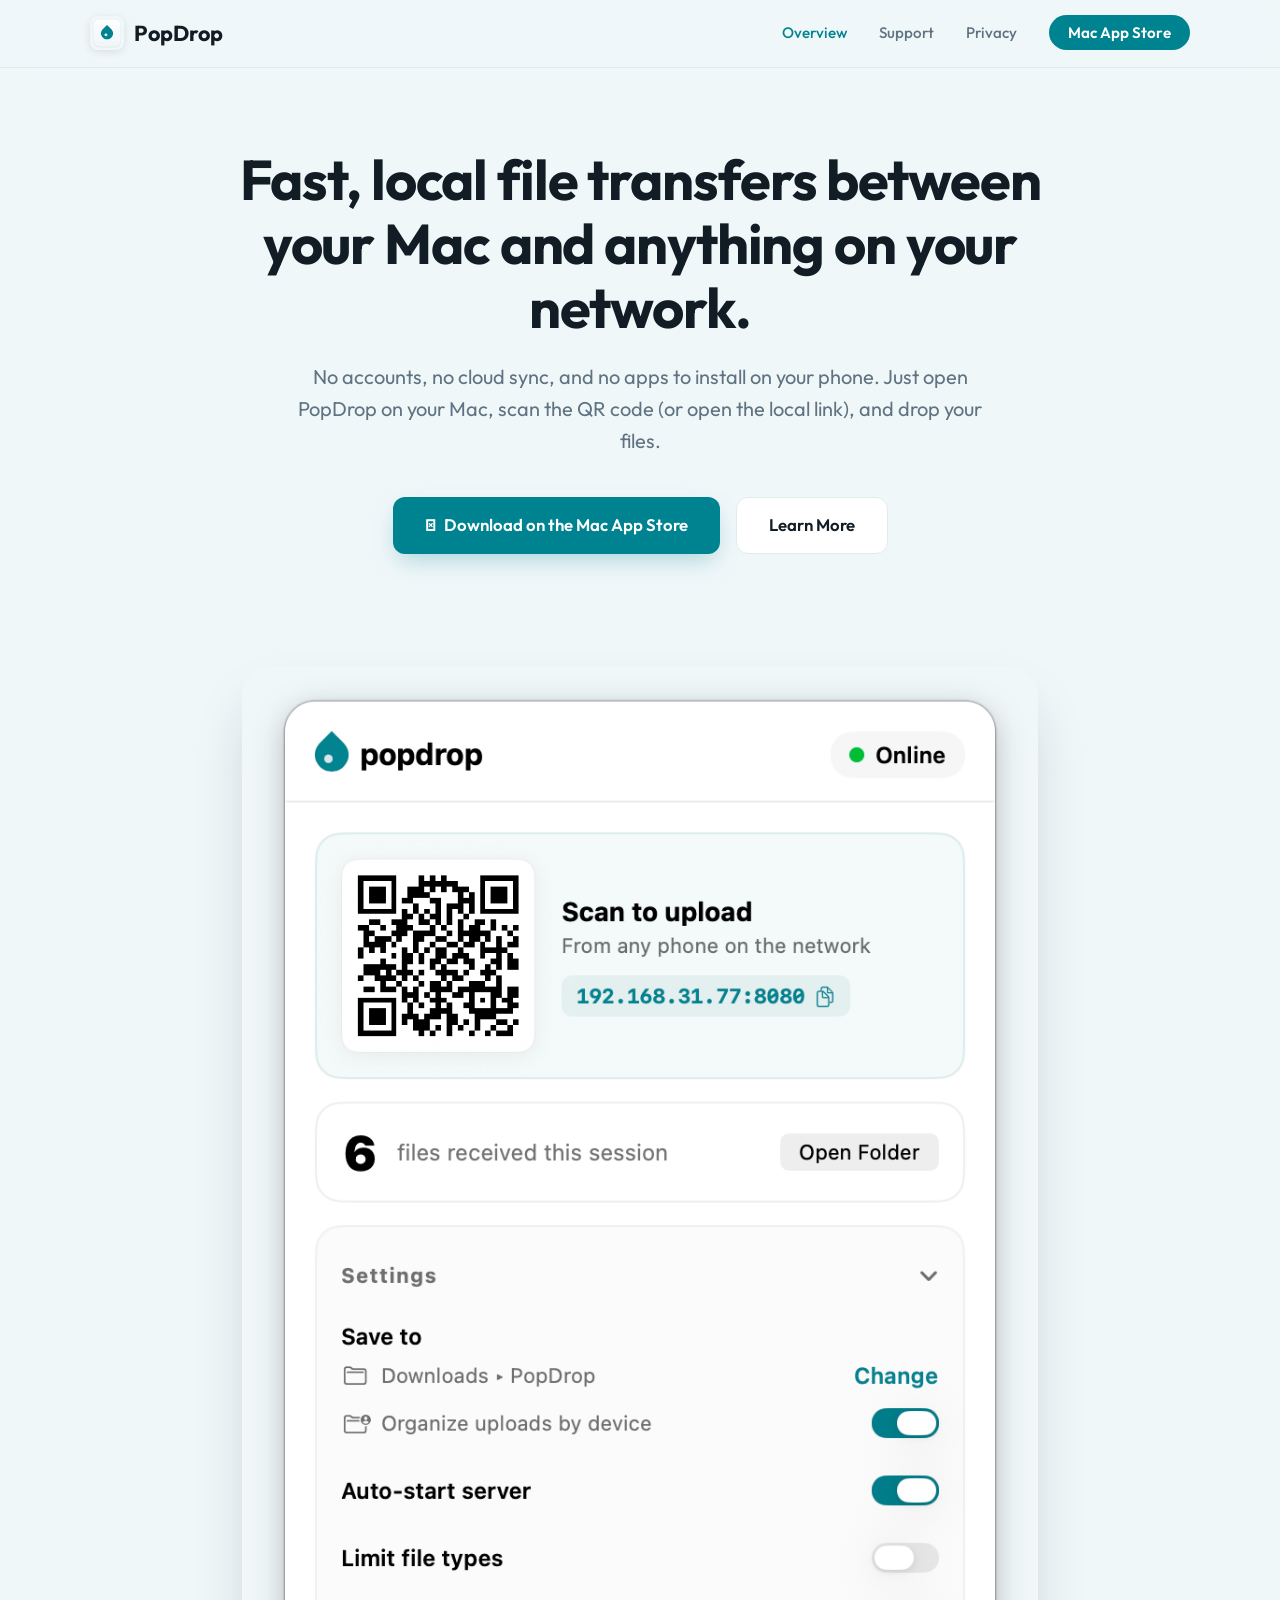
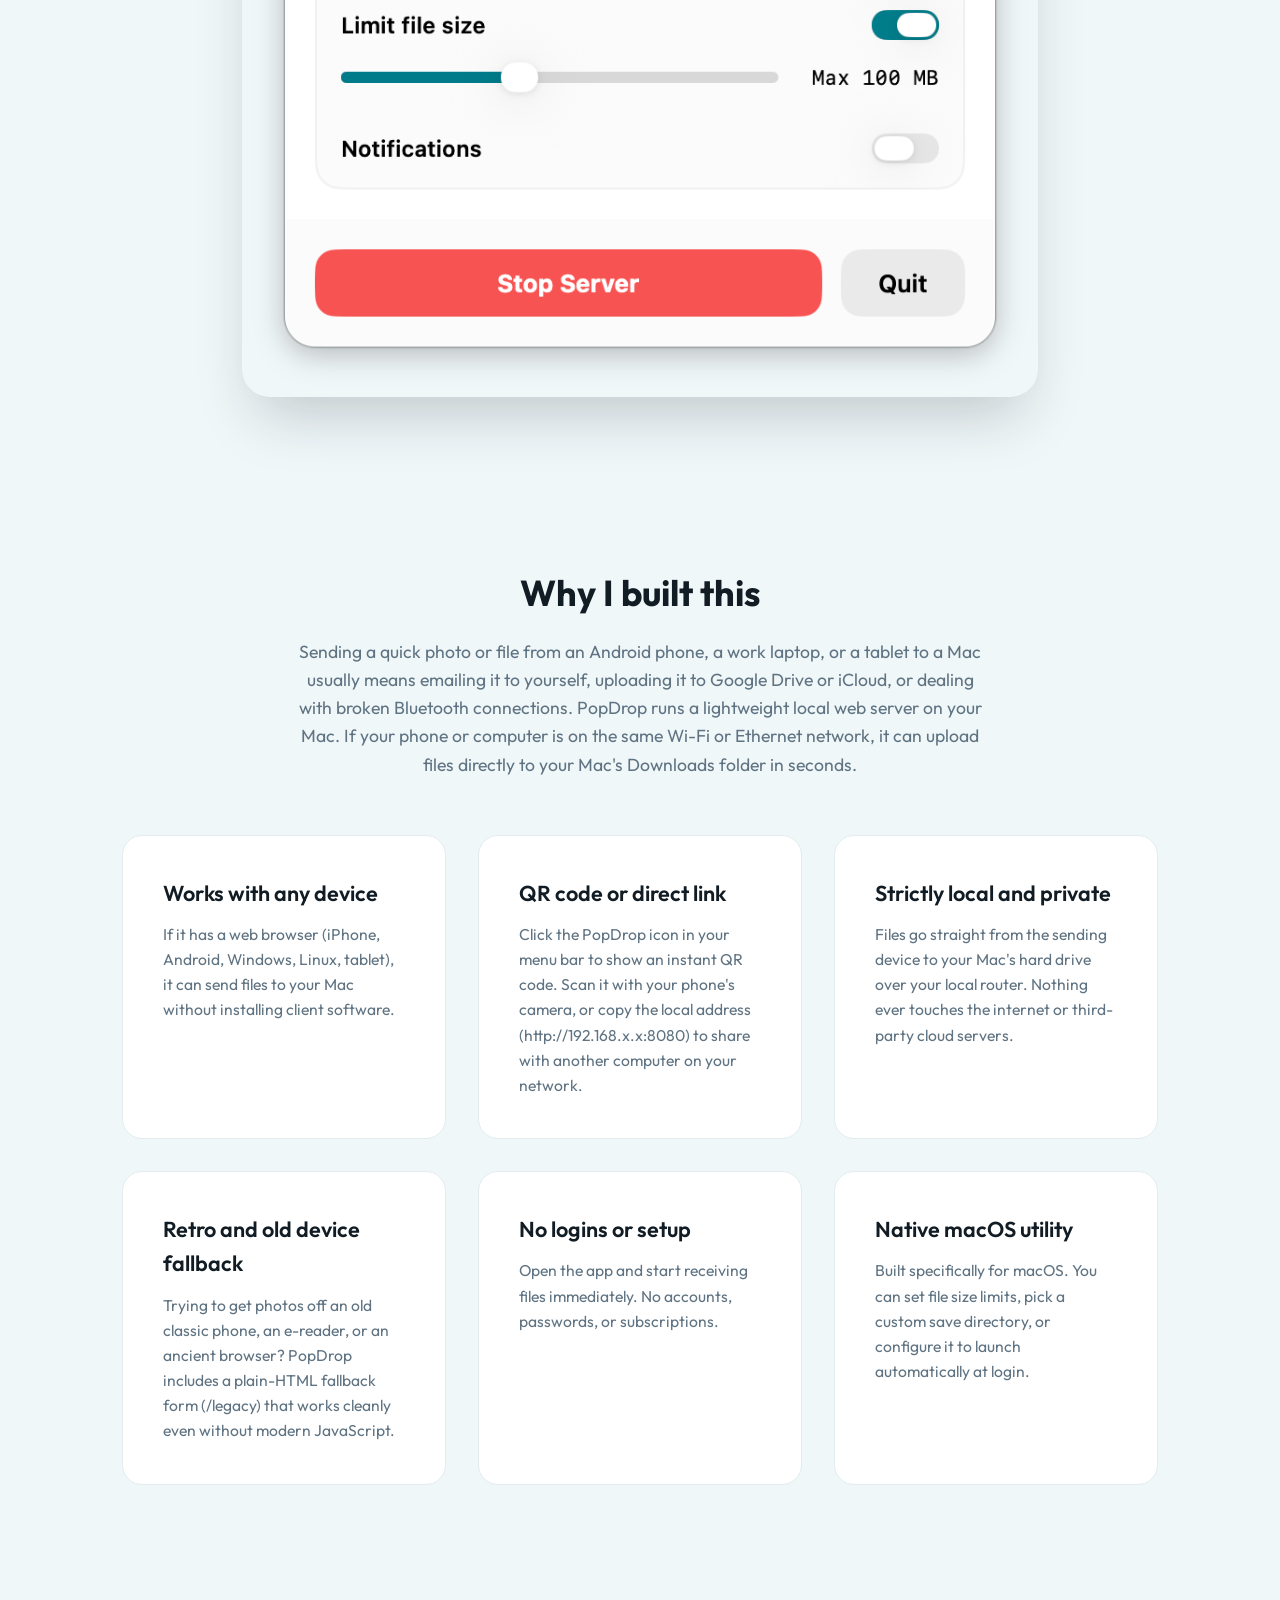
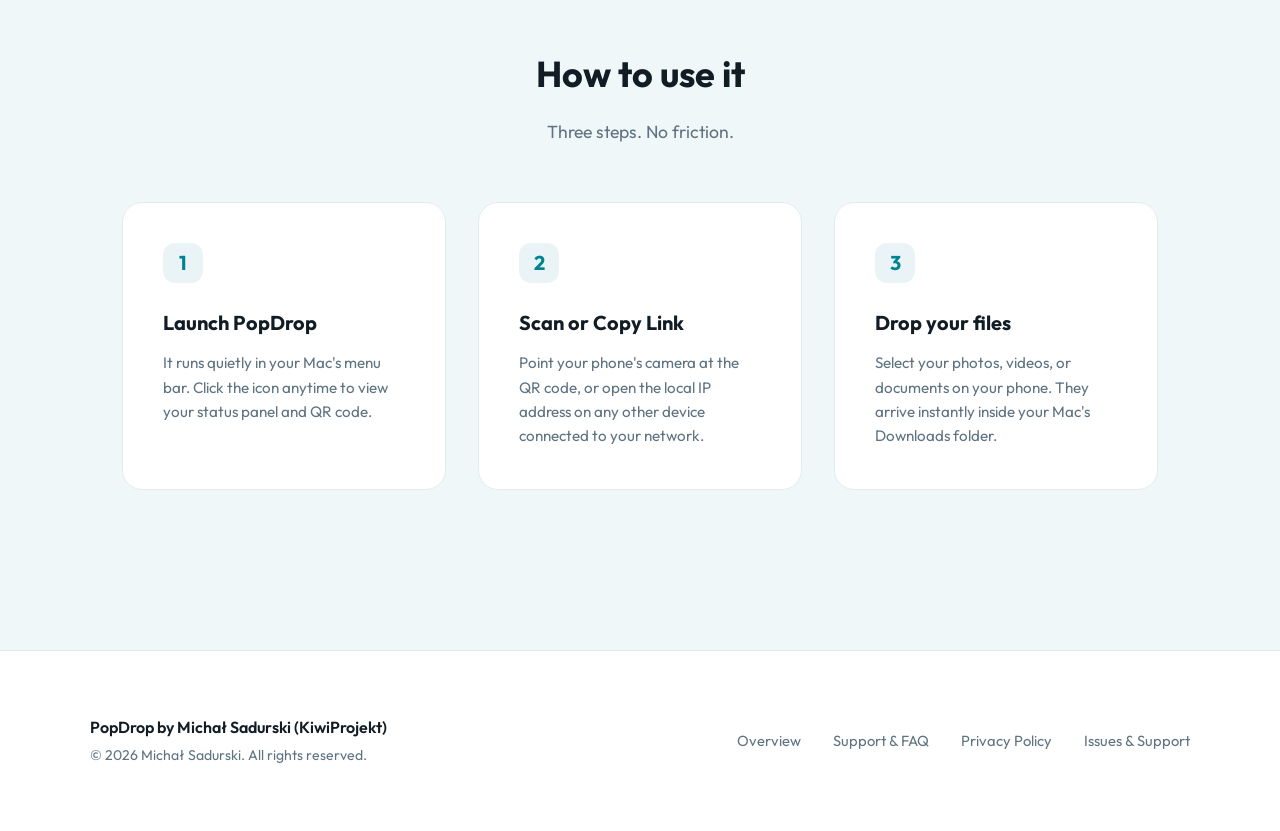
<file: popdrop/index.html>
<!DOCTYPE html>
<html lang="en">
<head>
  <meta charset="UTF-8">
  <meta name="viewport" content="width=device-width, initial-scale=1.0">
  <title>PopDrop — Fast, local file transfers for Mac</title>
  <meta name="description" content="No accounts, no cloud sync, and no apps to install on your phone. Just open PopDrop on your Mac, scan the QR code, and drop your files directly over Wi-Fi.">
  <link rel="stylesheet" href="style.css">
</head>
<body>

  <nav class="navbar">
    <div class="nav-container">
      <a href="index.html" class="nav-logo">
        <img src="logo.png" alt="PopDrop Logo" class="nav-logo-img">
        PopDrop
      </a>
      <ul class="nav-links">
        <li><a href="index.html" class="active">Overview</a></li>
        <li><a href="support.html">Support</a></li>
        <li><a href="privacy.html">Privacy</a></li>
        <li><a href="https://apps.apple.com/app/popdrop" class="nav-cta">Mac App Store</a></li>
      </ul>
    </div>
  </nav>

  <section class="hero">
    <h1>Fast, local file transfers between your Mac and anything on your network.</h1>
    <p>No accounts, no cloud sync, and no apps to install on your phone. Just open PopDrop on your Mac, scan the QR code (or open the local link), and drop your files.</p>
    <div class="hero-actions">
      <a href="https://apps.apple.com/app/popdrop" class="btn-primary">
        <span></span> Download on the Mac App Store
      </a>
      <a href="#why" class="btn-secondary">Learn More</a>
    </div>
  </section>

  <div class="hero-preview">
    <img src="screenshot.png" alt="PopDrop interface showing the QR code and recent transfers">
  </div>

  <section id="why" class="section">
    <div class="section-header">
      <h2>Why I built this</h2>
      <p>Sending a quick photo or file from an Android phone, a work laptop, or a tablet to a Mac usually means emailing it to yourself, uploading it to Google Drive or iCloud, or dealing with broken Bluetooth connections. PopDrop runs a lightweight local web server on your Mac. If your phone or computer is on the same Wi-Fi or Ethernet network, it can upload files directly to your Mac's Downloads folder in seconds.</p>
    </div>

    <div class="features-grid">
      <div class="feature-card">
        <h3>Works with any device</h3>
        <p>If it has a web browser (iPhone, Android, Windows, Linux, tablet), it can send files to your Mac without installing client software.</p>
      </div>

      <div class="feature-card">
        <h3>QR code or direct link</h3>
        <p>Click the PopDrop icon in your menu bar to show an instant QR code. Scan it with your phone's camera, or copy the local address (http://192.168.x.x:8080) to share with another computer on your network.</p>
      </div>

      <div class="feature-card">
        <h3>Strictly local and private</h3>
        <p>Files go straight from the sending device to your Mac's hard drive over your local router. Nothing ever touches the internet or third-party cloud servers.</p>
      </div>

      <div class="feature-card">
        <h3>Retro and old device fallback</h3>
        <p>Trying to get photos off an old classic phone, an e-reader, or an ancient browser? PopDrop includes a plain-HTML fallback form (/legacy) that works cleanly even without modern JavaScript.</p>
      </div>

      <div class="feature-card">
        <h3>No logins or setup</h3>
        <p>Open the app and start receiving files immediately. No accounts, passwords, or subscriptions.</p>
      </div>

      <div class="feature-card">
        <h3>Native macOS utility</h3>
        <p>Built specifically for macOS. You can set file size limits, pick a custom save directory, or configure it to launch automatically at login.</p>
      </div>
    </div>
  </section>

  <section class="section">
    <div class="section-header">
      <h2>How to use it</h2>
      <p>Three steps. No friction.</p>
    </div>

    <div class="steps-grid">
      <div class="step-card">
        <div class="step-number">1</div>
        <h3>Launch PopDrop</h3>
        <p>It runs quietly in your Mac's menu bar. Click the icon anytime to view your status panel and QR code.</p>
      </div>

      <div class="step-card">
        <div class="step-number">2</div>
        <h3>Scan or Copy Link</h3>
        <p>Point your phone's camera at the QR code, or open the local IP address on any other device connected to your network.</p>
      </div>

      <div class="step-card">
        <div class="step-number">3</div>
        <h3>Drop your files</h3>
        <p>Select your photos, videos, or documents on your phone. They arrive instantly inside your Mac's Downloads folder.</p>
      </div>
    </div>
  </section>

  <footer>
    <div class="footer-container">
      <div class="footer-brand">
        PopDrop by Michał Sadurski (KiwiProjekt)
        <span>© 2026 Michał Sadurski. All rights reserved.</span>
      </div>
      <div class="footer-links">
        <a href="index.html">Overview</a>
        <a href="support.html">Support & FAQ</a>
        <a href="privacy.html">Privacy Policy</a>
        <a href="https://github.com/kiwiprojekt/kiwiprojekt.github.io/issues" target="_blank" rel="noopener">Issues & Support</a>
      </div>
    </div>
  </footer>

</body>
</html>
</file>
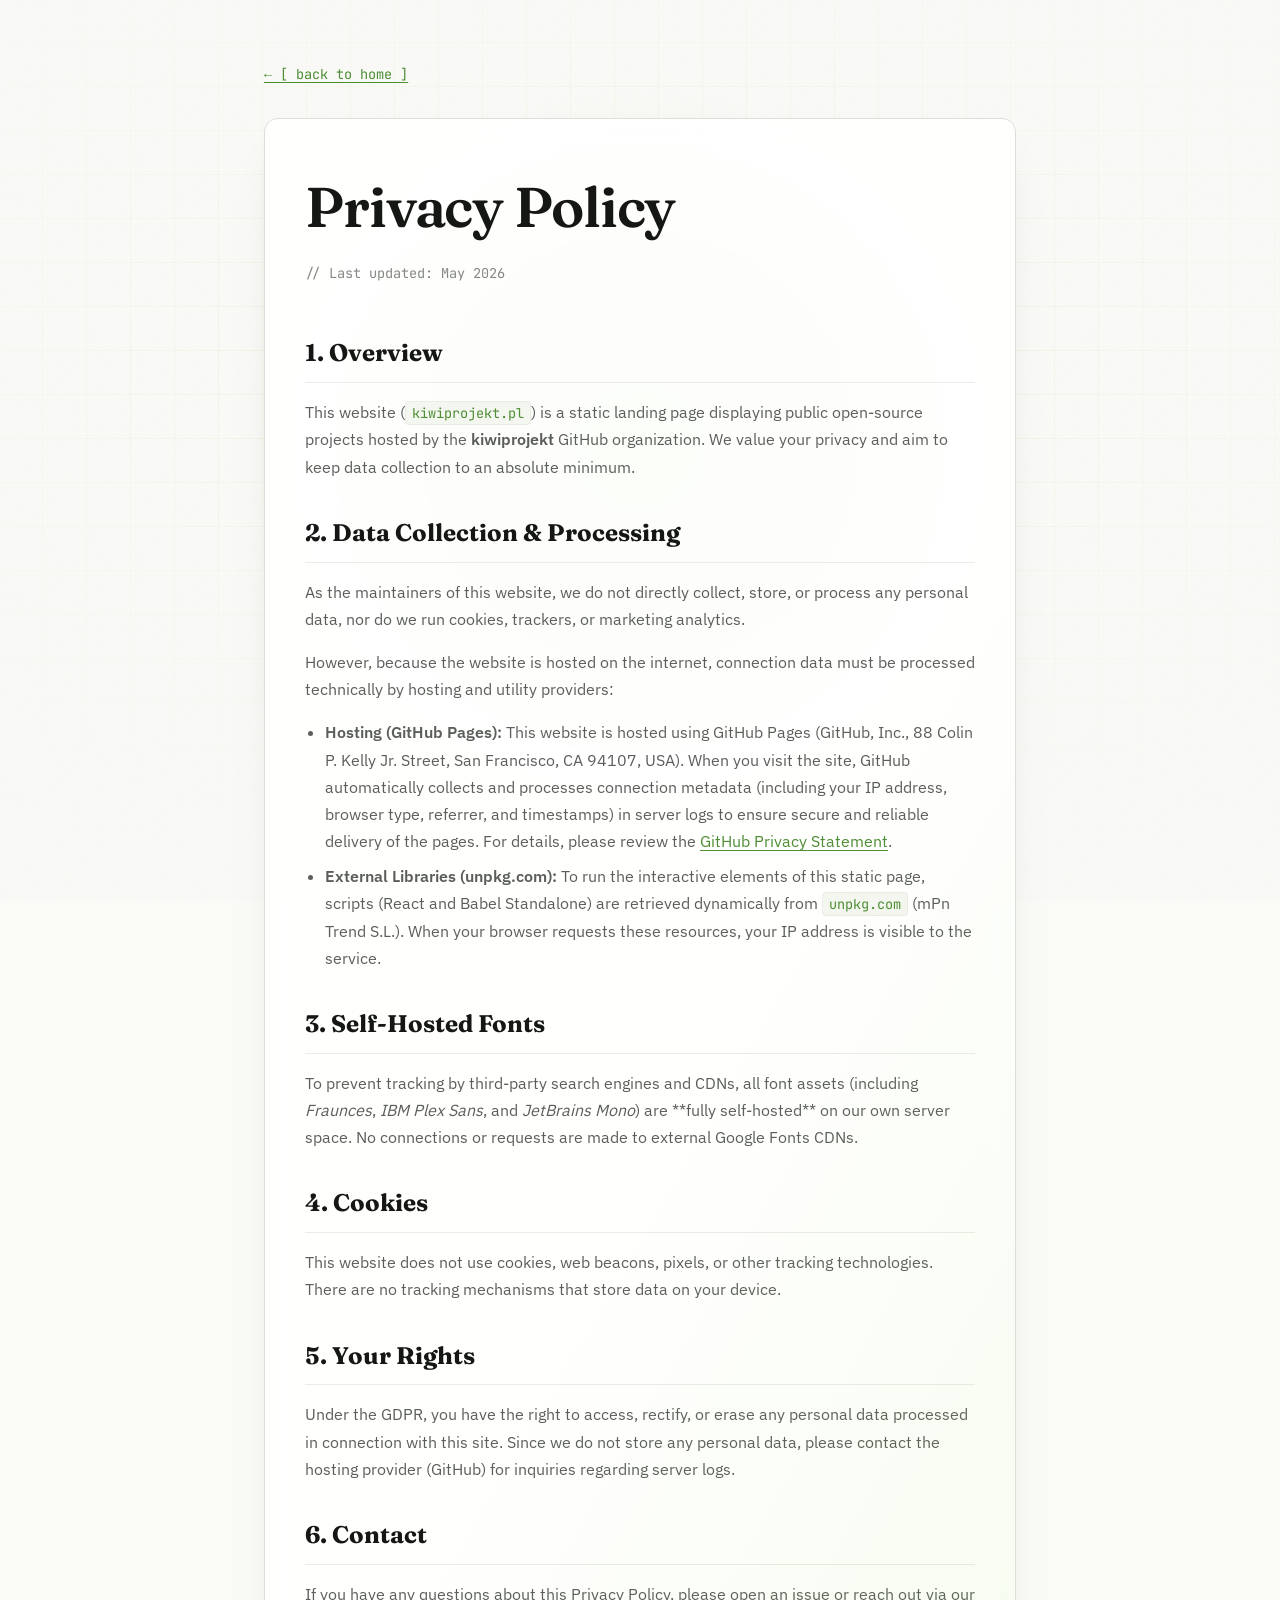
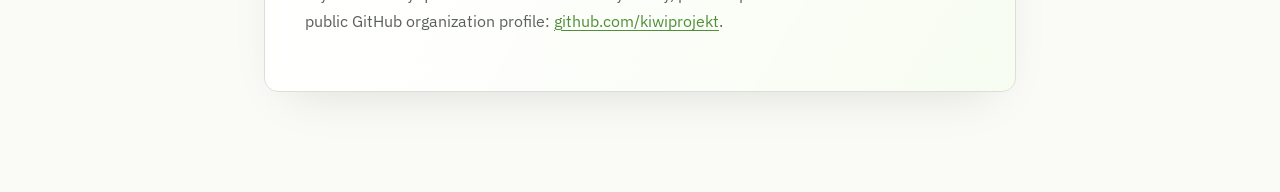
<file: privacy.html>
<!doctype html>
<html lang="en" data-theme="light">
<head>
  <meta charset="utf-8" />
  <meta name="viewport" content="width=device-width, initial-scale=1" />
  <title>Privacy Policy — kiwiprojekt.pl</title>
  <link rel="stylesheet" href="src/styles.css" />
  <style>
    .privacy-container {
      max-width: 800px;
      margin: 0 auto;
      padding: 60px 24px 100px;
      font-family: var(--font-body);
      line-height: 1.7;
    }
    .privacy-back {
      font-family: var(--font-mono);
      font-size: 0.85rem;
      color: var(--accent-deep);
      margin-bottom: 32px;
      display: inline-flex;
      align-items: center;
      gap: 6px;
    }
    .privacy-back:hover {
      text-shadow: 0 0 10px color-mix(in oklab, var(--accent) 60%, transparent);
    }
    .privacy-title {
      font-family: var(--font-display);
      font-size: clamp(2.2rem, 5vw, 3.5rem);
      font-weight: 600;
      letter-spacing: -0.02em;
      margin: 0 0 8px;
    }
    .privacy-subtitle {
      font-family: var(--font-mono);
      font-size: 0.85rem;
      color: var(--fg-muted);
      margin-bottom: 48px;
    }
    .privacy-card {
      border: 1px solid var(--border);
      border-radius: 14px;
      padding: 40px;
      background: color-mix(in oklab, var(--bg-panel) 88%, transparent);
      backdrop-filter: blur(12px);
      box-shadow: 0 20px 50px -25px rgba(0,0,0,0.15);
      position: relative;
    }
    .privacy-card::before {
      content: "";
      position: absolute;
      inset: 0;
      background: linear-gradient(120deg, transparent 30%, color-mix(in oklab, var(--accent) 8%, transparent) 50%, transparent 70%);
      background-size: 200% 200%;
      pointer-events: none;
      border-radius: 14px;
    }
    h2 {
      font-family: var(--font-display);
      font-size: 1.5rem;
      margin-top: 32px;
      margin-bottom: 12px;
      color: var(--fg);
      border-bottom: 1px solid var(--border-soft);
      padding-bottom: 8px;
    }
    h2:first-of-type {
      margin-top: 0;
    }
    p {
      color: var(--fg-dim);
      margin-bottom: 16px;
    }
    ul {
      color: var(--fg-dim);
      margin-bottom: 16px;
      padding-left: 20px;
    }
    li {
      margin-bottom: 8px;
    }
    code {
      font-family: var(--font-mono);
      font-size: 0.85rem;
      background: var(--bg-2);
      padding: 2px 6px;
      border-radius: 4px;
      border: 1px solid var(--border-soft);
      color: var(--accent-deep);
    }
    a {
      color: var(--accent-deep);
      text-decoration: underline;
      text-underline-offset: 3px;
    }
    a:hover {
      color: var(--accent);
    }
  </style>
  <script>
    // Sync theme with main app settings
    try {
      const theme = localStorage.getItem("kp-theme") || "light";
      document.documentElement.dataset.theme = theme;
    } catch (e) {}
  </script>
</head>
<body>
  <div class="vbf-bg" aria-hidden="true">
    <div class="vbf-bg-grid"></div>
    <div class="vbf-bg-spot"></div>
    <div class="vbf-bg-noise"></div>
  </div>

  <div class="privacy-container">
    <a href="./" class="privacy-back">← [ back to home ]</a>
    <div class="privacy-card">
      <h1 class="privacy-title">Privacy Policy</h1>
      <div class="privacy-subtitle">// Last updated: May 2026</div>

      <h2>1. Overview</h2>
      <p>
        This website (<code>kiwiprojekt.pl</code>) is a static landing page displaying public open-source projects hosted by the <strong>kiwiprojekt</strong> GitHub organization. We value your privacy and aim to keep data collection to an absolute minimum.
      </p>

      <h2>2. Data Collection & Processing</h2>
      <p>
        As the maintainers of this website, we do not directly collect, store, or process any personal data, nor do we run cookies, trackers, or marketing analytics. 
      </p>
      <p>
        However, because the website is hosted on the internet, connection data must be processed technically by hosting and utility providers:
      </p>
      <ul>
        <li>
          <strong>Hosting (GitHub Pages):</strong> This website is hosted using GitHub Pages (GitHub, Inc., 88 Colin P. Kelly Jr. Street, San Francisco, CA 94107, USA). When you visit the site, GitHub automatically collects and processes connection metadata (including your IP address, browser type, referrer, and timestamps) in server logs to ensure secure and reliable delivery of the pages. For details, please review the <a href="https://docs.github.com/en/site-policy/privacy-policies/github-privacy-statement" target="_blank" rel="noopener noreferrer">GitHub Privacy Statement</a>.
        </li>
        <li>
          <strong>External Libraries (unpkg.com):</strong> To run the interactive elements of this static page, scripts (React and Babel Standalone) are retrieved dynamically from <code>unpkg.com</code> (mPn Trend S.L.). When your browser requests these resources, your IP address is visible to the service.
        </li>
      </ul>

      <h2>3. Self-Hosted Fonts</h2>
      <p>
        To prevent tracking by third-party search engines and CDNs, all font assets (including <em>Fraunces</em>, <em>IBM Plex Sans</em>, and <em>JetBrains Mono</em>) are **fully self-hosted** on our own server space. No connections or requests are made to external Google Fonts CDNs.
      </p>

      <h2>4. Cookies</h2>
      <p>
        This website does not use cookies, web beacons, pixels, or other tracking technologies. There are no tracking mechanisms that store data on your device.
      </p>

      <h2>5. Your Rights</h2>
      <p>
        Under the GDPR, you have the right to access, rectify, or erase any personal data processed in connection with this site. Since we do not store any personal data, please contact the hosting provider (GitHub) for inquiries regarding server logs.
      </p>

      <h2>6. Contact</h2>
      <p>
        If you have any questions about this Privacy Policy, please open an issue or reach out via our public GitHub organization profile: <a href="https://github.com/kiwiprojekt" target="_blank" rel="noopener noreferrer">github.com/kiwiprojekt</a>.
      </p>
    </div>
  </div>
</body>
</html>
</file>
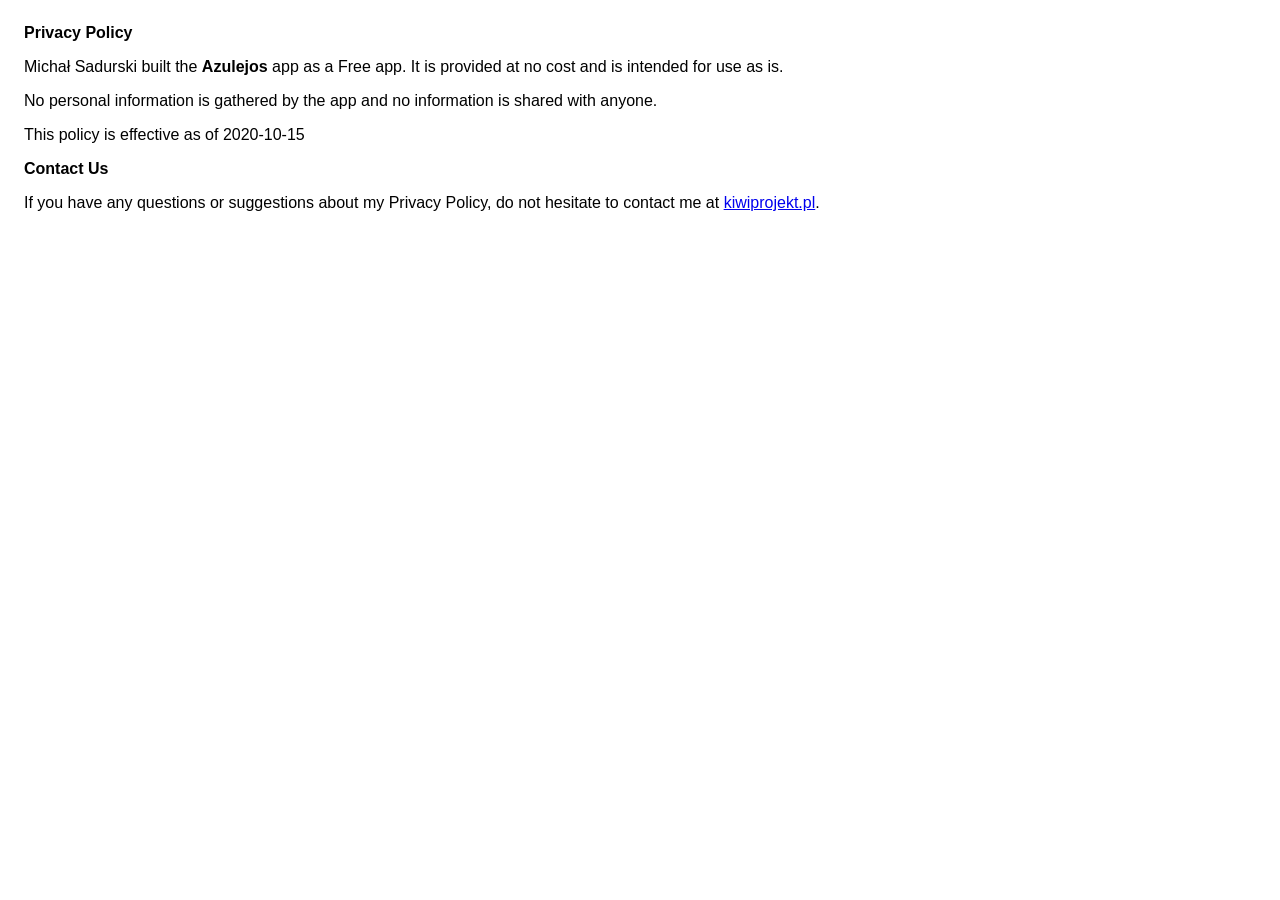
<file: azulejos/privacypolicy.html>
<!DOCTYPE html>
    <html>
    <head>
      <meta charset='utf-8'>
      <meta name='viewport' content='width=device-width'>
      <title>Privacy Policy</title>
      <style> body { font-family: 'Helvetica Neue', Helvetica, Arial, sans-serif; padding:1em; } </style>
    </head>
    <body>
		<strong>Privacy Policy</strong> 
		<p>
			Michał Sadurski built the <b>Azulejos</b> app as a Free app. It is provided at no cost and is intended for use as is.
		</p> 
		<p>
			No personal information is gathered by the app and no information is shared with anyone.
		</p> 
		<p>
			This policy is effective as of 2020-10-15</p> 
		<p>
			<strong>Contact Us</strong>
		</p> 
		<p>
			If you have any questions or suggestions about my Privacy Policy, do not hesitate to contact me at <a href="https://kiwiprojekt.pl">kiwiprojekt.pl</a>.
		</p> 
	</body>
</html>
</file>
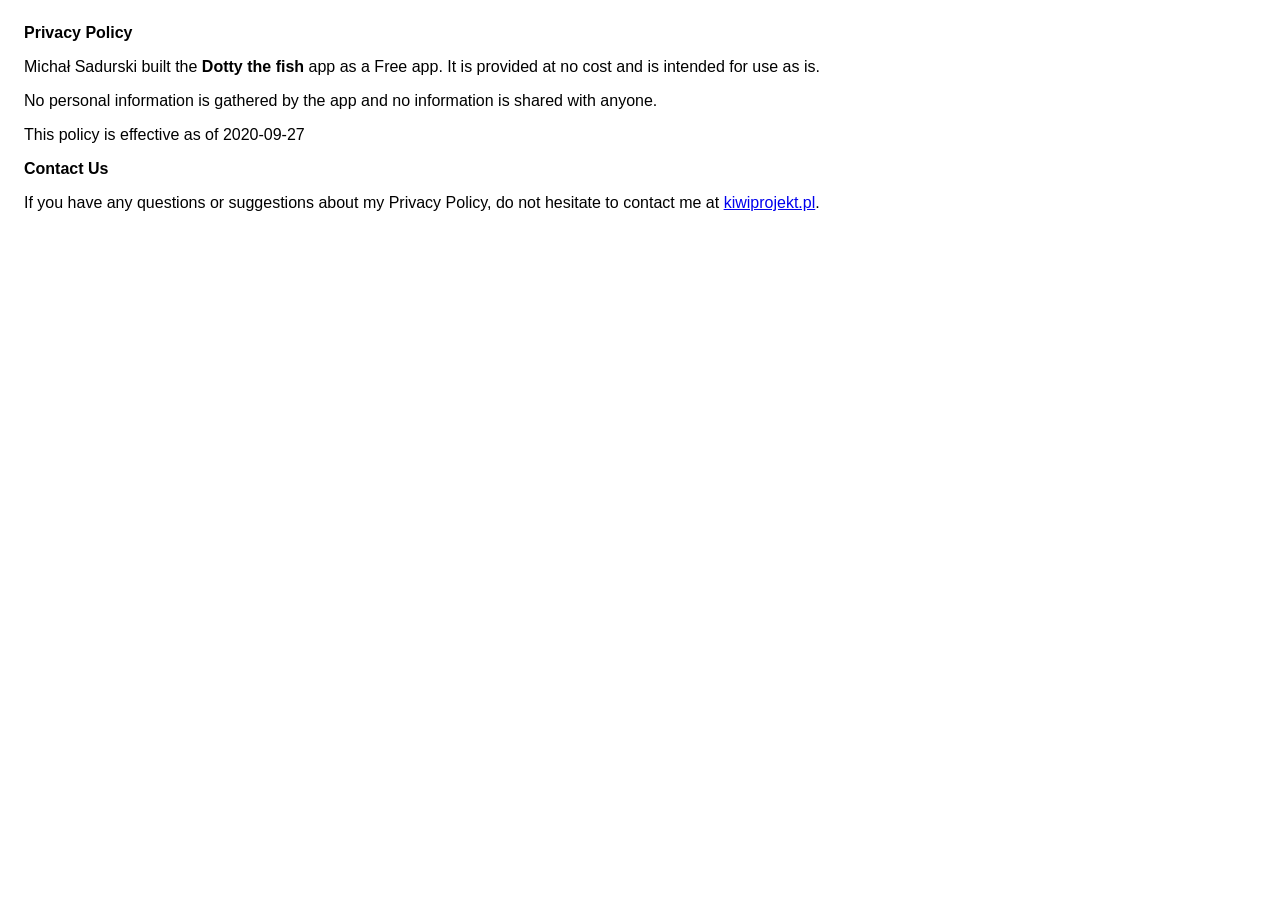
<file: dotty-the-fish/privacypolicy.html>
<!DOCTYPE html>
    <html>
    <head>
      <meta charset='utf-8'>
      <meta name='viewport' content='width=device-width'>
      <title>Privacy Policy</title>
      <style> body { font-family: 'Helvetica Neue', Helvetica, Arial, sans-serif; padding:1em; } </style>
    </head>
    <body>
		<strong>Privacy Policy</strong> 
		<p>
			Michał Sadurski built the <b>Dotty the fish</b> app as a Free app. It is provided at no cost and is intended for use as is.
		</p> 
		<p>
			No personal information is gathered by the app and no information is shared with anyone.
		</p> 
		<p>
			This policy is effective as of 2020-09-27</p> 
		<p>
			<strong>Contact Us</strong>
		</p> 
		<p>
			If you have any questions or suggestions about my Privacy Policy, do not hesitate to contact me at <a href="https://kiwiprojekt.pl">kiwiprojekt.pl</a>.
		</p> 
	</body>
</html>
</file>
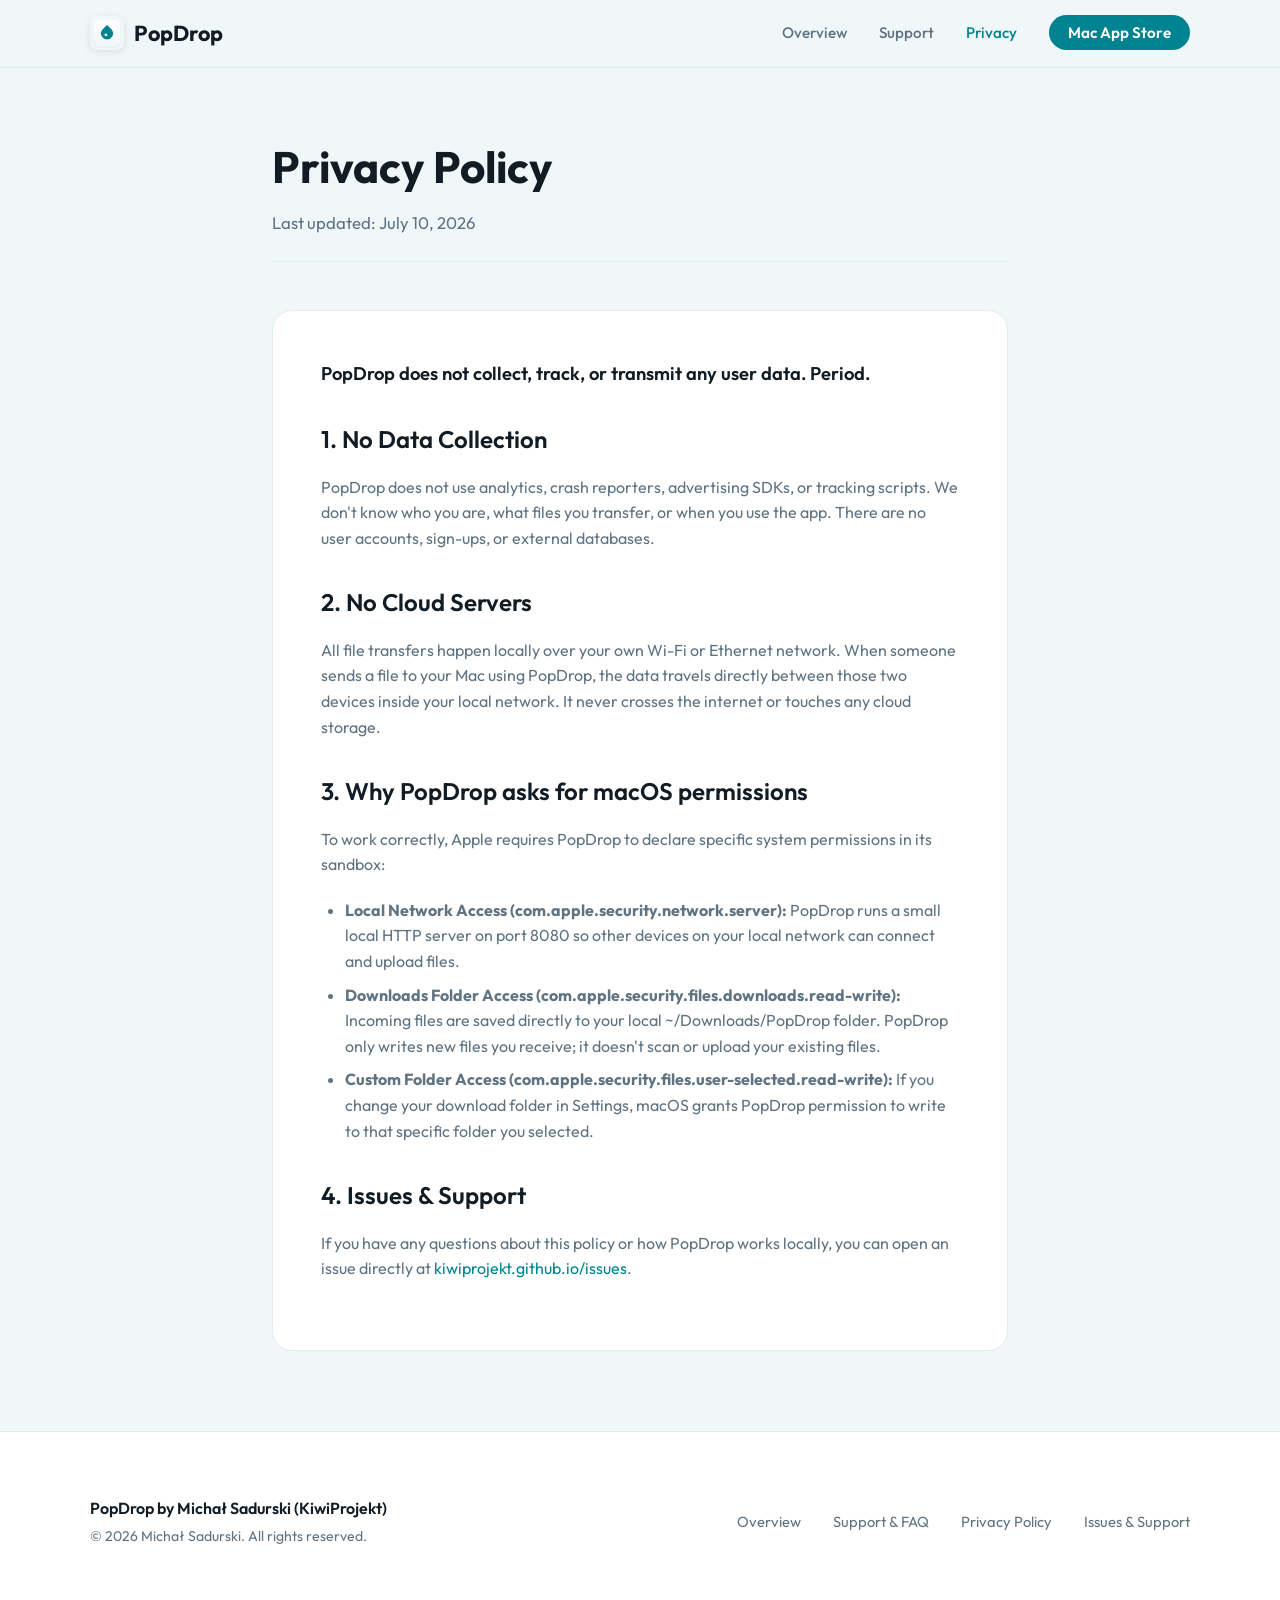
<file: popdrop/privacy.html>
<!DOCTYPE html>
<html lang="en">
<head>
  <meta charset="UTF-8">
  <meta name="viewport" content="width=device-width, initial-scale=1.0">
  <title>Privacy Policy — PopDrop</title>
  <meta name="description" content="PopDrop does not collect, track, or transmit any user data. Read our plain-English privacy declaration and macOS sandbox explanations.">
  <link rel="stylesheet" href="style.css">
</head>
<body>

  <nav class="navbar">
    <div class="nav-container">
      <a href="index.html" class="nav-logo">
        <img src="logo.png" alt="PopDrop Logo" class="nav-logo-img">
        PopDrop
      </a>
      <ul class="nav-links">
        <li><a href="index.html">Overview</a></li>
        <li><a href="support.html">Support</a></li>
        <li><a href="privacy.html" class="active">Privacy</a></li>
        <li><a href="https://apps.apple.com/app/popdrop" class="nav-cta">Mac App Store</a></li>
      </ul>
    </div>
  </nav>

  <div class="page-container">
    <div class="page-header">
      <h1>Privacy Policy</h1>
      <p>Last updated: July 10, 2026</p>
    </div>

    <div class="content-block">
      <p style="font-size: 1.15rem; font-weight: 600; color: var(--color-text); margin-bottom: 2rem;">
        PopDrop does not collect, track, or transmit any user data. Period.
      </p>

      <h2>1. No Data Collection</h2>
      <p>PopDrop does not use analytics, crash reporters, advertising SDKs, or tracking scripts. We don't know who you are, what files you transfer, or when you use the app. There are no user accounts, sign-ups, or external databases.</p>

      <h2>2. No Cloud Servers</h2>
      <p>All file transfers happen locally over your own Wi-Fi or Ethernet network. When someone sends a file to your Mac using PopDrop, the data travels directly between those two devices inside your local network. It never crosses the internet or touches any cloud storage.</p>

      <h2>3. Why PopDrop asks for macOS permissions</h2>
      <p>To work correctly, Apple requires PopDrop to declare specific system permissions in its sandbox:</p>
      <ul>
        <li><strong>Local Network Access (com.apple.security.network.server):</strong> PopDrop runs a small local HTTP server on port 8080 so other devices on your local network can connect and upload files.</li>
        <li><strong>Downloads Folder Access (com.apple.security.files.downloads.read-write):</strong> Incoming files are saved directly to your local ~/Downloads/PopDrop folder. PopDrop only writes new files you receive; it doesn't scan or upload your existing files.</li>
        <li><strong>Custom Folder Access (com.apple.security.files.user-selected.read-write):</strong> If you change your download folder in Settings, macOS grants PopDrop permission to write to that specific folder you selected.</li>
      </ul>

      <h2>4. Issues & Support</h2>
      <p>If you have any questions about this policy or how PopDrop works locally, you can open an issue directly at <a href="https://github.com/kiwiprojekt/kiwiprojekt.github.io/issues" target="_blank" rel="noopener">kiwiprojekt.github.io/issues</a>.</p>
    </div>
  </div>

  <footer>
    <div class="footer-container">
      <div class="footer-brand">
        PopDrop by Michał Sadurski (KiwiProjekt)
        <span>© 2026 Michał Sadurski. All rights reserved.</span>
      </div>
      <div class="footer-links">
        <a href="index.html">Overview</a>
        <a href="support.html">Support & FAQ</a>
        <a href="privacy.html">Privacy Policy</a>
        <a href="https://github.com/kiwiprojekt/kiwiprojekt.github.io/issues" target="_blank" rel="noopener">Issues & Support</a>
      </div>
    </div>
  </footer>

</body>
</html>
</file>
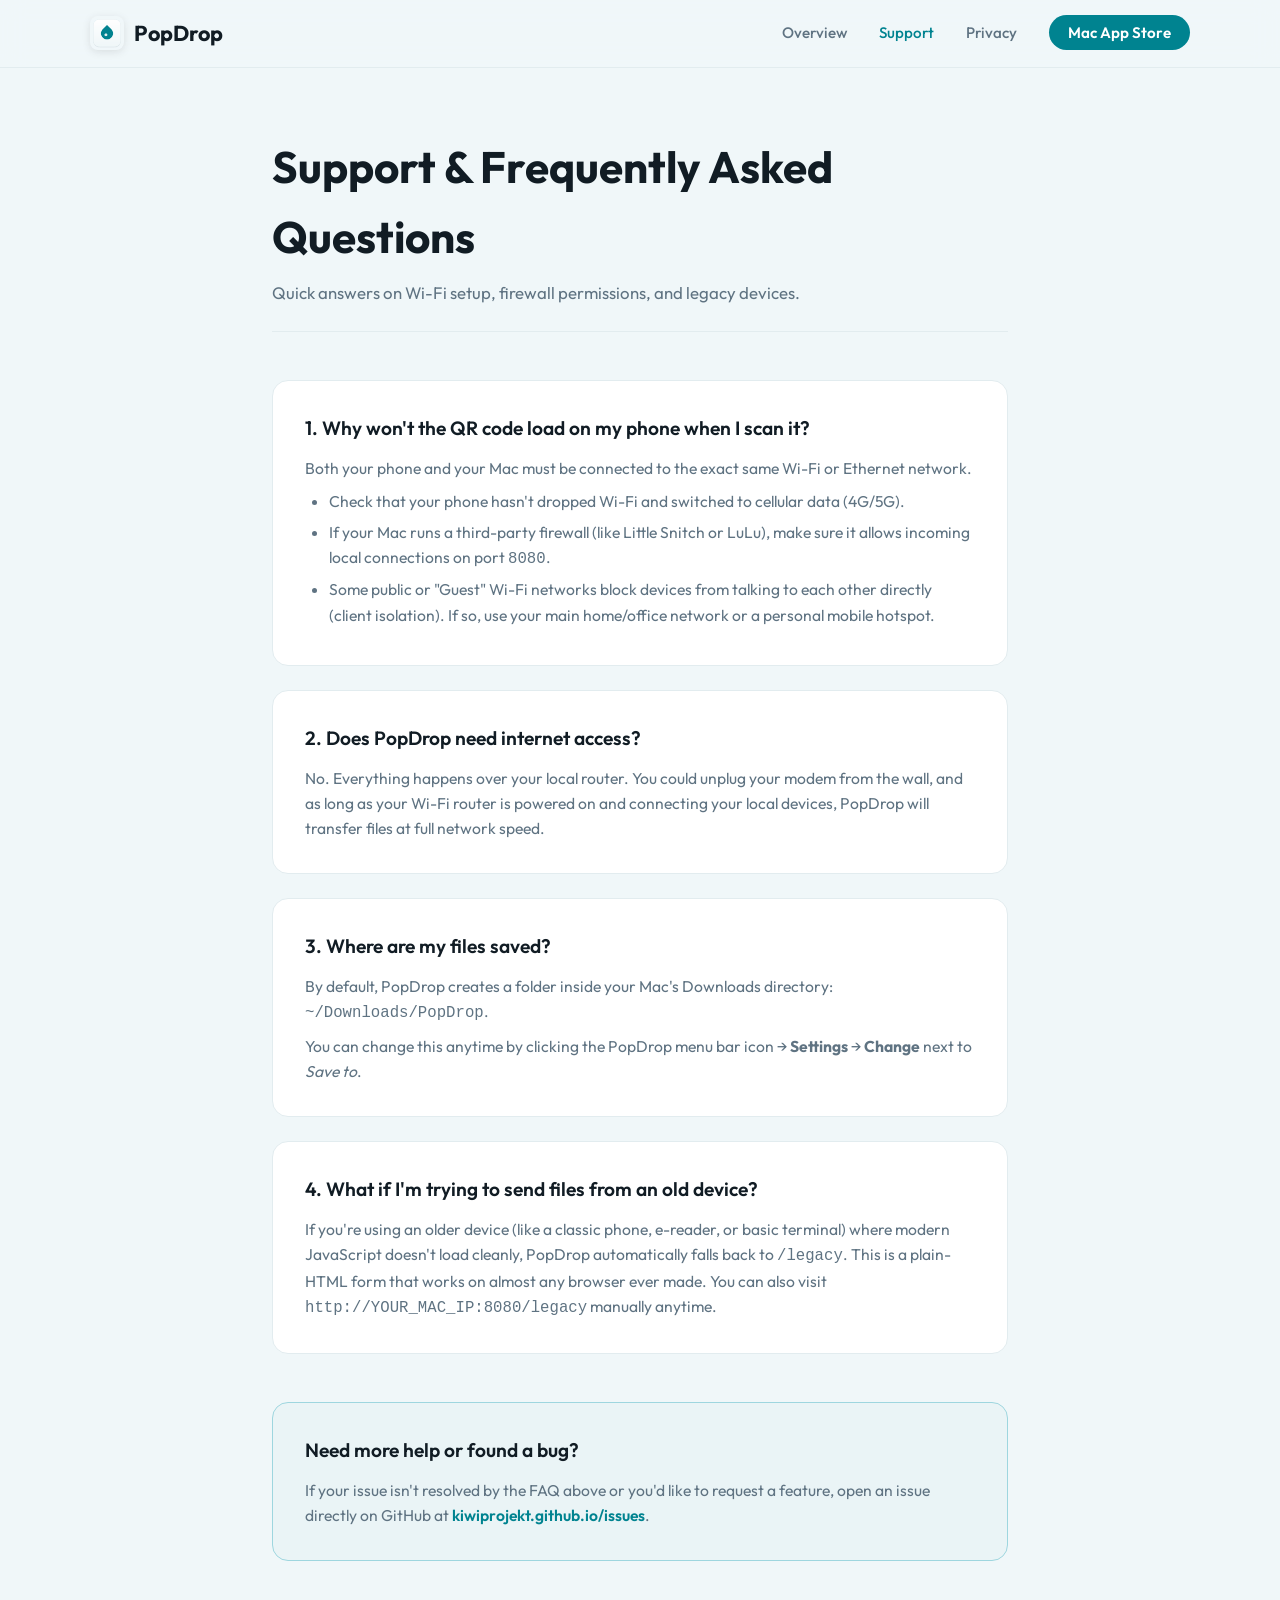
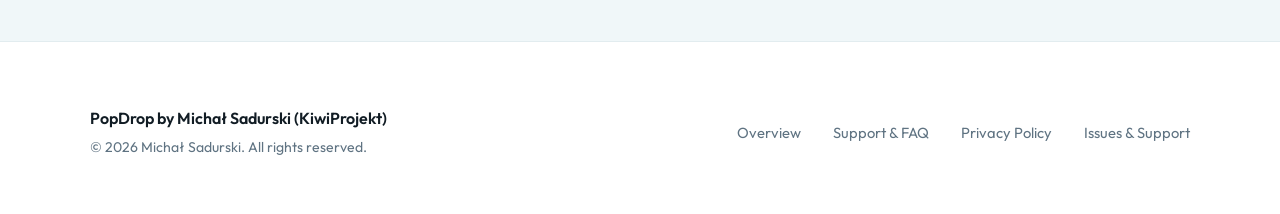
<file: popdrop/support.html>
<!DOCTYPE html>
<html lang="en">
<head>
  <meta charset="UTF-8">
  <meta name="viewport" content="width=device-width, initial-scale=1.0">
  <title>Support & FAQ — PopDrop</title>
  <meta name="description" content="Get help with PopDrop, troubleshoot Wi-Fi/Ethernet network connections, learn about legacy device support, or contact the developer directly.">
  <link rel="stylesheet" href="style.css">
</head>
<body>

  <nav class="navbar">
    <div class="nav-container">
      <a href="index.html" class="nav-logo">
        <img src="logo.png" alt="PopDrop Logo" class="nav-logo-img">
        PopDrop
      </a>
      <ul class="nav-links">
        <li><a href="index.html">Overview</a></li>
        <li><a href="support.html" class="active">Support</a></li>
        <li><a href="privacy.html">Privacy</a></li>
        <li><a href="https://apps.apple.com/app/popdrop" class="nav-cta">Mac App Store</a></li>
      </ul>
    </div>
  </nav>

  <div class="page-container">
    <div class="page-header">
      <h1>Support & Frequently Asked Questions</h1>
      <p>Quick answers on Wi-Fi setup, firewall permissions, and legacy devices.</p>
    </div>

    <div class="faq-list">
      <div class="faq-card">
        <h3>1. Why won't the QR code load on my phone when I scan it?</h3>
        <p>Both your phone and your Mac must be connected to the exact same Wi-Fi or Ethernet network.</p>
        <ul>
          <li>Check that your phone hasn't dropped Wi-Fi and switched to cellular data (4G/5G).</li>
          <li>If your Mac runs a third-party firewall (like Little Snitch or LuLu), make sure it allows incoming local connections on port <code>8080</code>.</li>
          <li>Some public or "Guest" Wi-Fi networks block devices from talking to each other directly (client isolation). If so, use your main home/office network or a personal mobile hotspot.</li>
        </ul>
      </div>

      <div class="faq-card">
        <h3>2. Does PopDrop need internet access?</h3>
        <p>No. Everything happens over your local router. You could unplug your modem from the wall, and as long as your Wi-Fi router is powered on and connecting your local devices, PopDrop will transfer files at full network speed.</p>
      </div>

      <div class="faq-card">
        <h3>3. Where are my files saved?</h3>
        <p>By default, PopDrop creates a folder inside your Mac's Downloads directory: <code>~/Downloads/PopDrop</code>.</p>
        <p style="margin-top: 0.5rem;">You can change this anytime by clicking the PopDrop menu bar icon → <strong>Settings</strong> → <strong>Change</strong> next to <em>Save to</em>.</p>
      </div>

      <div class="faq-card">
        <h3>4. What if I'm trying to send files from an old device?</h3>
        <p>If you're using an older device (like a classic phone, e-reader, or basic terminal) where modern JavaScript doesn't load cleanly, PopDrop automatically falls back to <code>/legacy</code>. This is a plain-HTML form that works on almost any browser ever made. You can also visit <code>http://YOUR_MAC_IP:8080/legacy</code> manually anytime.</p>
      </div>

      <div class="faq-card" style="margin-top: 1.5rem; background: var(--color-surface-muted); border-color: var(--color-border-subtle);">
        <h3>Need more help or found a bug?</h3>
        <p>If your issue isn't resolved by the FAQ above or you'd like to request a feature, open an issue directly on GitHub at <a href="https://github.com/kiwiprojekt/kiwiprojekt.github.io/issues" target="_blank" rel="noopener" style="font-weight: 600;">kiwiprojekt.github.io/issues</a>.</p>
      </div>
    </div>
  </div>

  <footer>
    <div class="footer-container">
      <div class="footer-brand">
        PopDrop by Michał Sadurski (KiwiProjekt)
        <span>© 2026 Michał Sadurski. All rights reserved.</span>
      </div>
      <div class="footer-links">
        <a href="index.html">Overview</a>
        <a href="support.html">Support & FAQ</a>
        <a href="privacy.html">Privacy Policy</a>
        <a href="https://github.com/kiwiprojekt/kiwiprojekt.github.io/issues" target="_blank" rel="noopener">Issues & Support</a>
      </div>
    </div>
  </footer>

</body>
</html>
</file>
<file: popdrop/style.css>
@import url('https://fonts.googleapis.com/css2?family=Outfit:wght@400;500;600;700&display=swap');

:root {
  --color-primary: #008390;
  --color-primary-pressed: #006771;
  --color-background: #F0F7F9;
  --color-surface: #ffffff;
  --color-text: #111C24;
  --color-text-secondary: #5F7382;
  --color-border: #E2ECEF;
  --color-border-subtle: #9ED6DF;
  --color-surface-muted: #EAF4F6;
  --font-stack: 'Outfit', -apple-system, BlinkMacSystemFont, "Segoe UI", Roboto, "Helvetica Neue", Arial, sans-serif;
}

* {
  box-sizing: border-box;
  margin: 0;
  padding: 0;
}

body {
  font-family: var(--font-stack);
  background-color: var(--color-background);
  color: var(--color-text);
  line-height: 1.6;
  -webkit-font-smoothing: antialiased;
}

a {
  color: var(--color-primary);
  text-decoration: none;
  transition: color 0.2s ease;
}

a:hover {
  color: var(--color-primary-pressed);
}

/* Navigation */
.navbar {
  position: sticky;
  top: 0;
  background: rgba(240, 247, 249, 0.85);
  backdrop-filter: blur(12px);
  -webkit-backdrop-filter: blur(12px);
  border-bottom: 1px solid var(--color-border);
  z-index: 1000;
  padding: 1rem 2rem;
}

.nav-container {
  max-width: 1100px;
  margin: 0 auto;
  display: flex;
  justify-content: space-between;
  align-items: center;
}

.nav-logo {
  font-size: 1.35rem;
  font-weight: 700;
  color: var(--color-text);
  display: flex;
  align-items: center;
  gap: 0.65rem;
}

.nav-logo-img {
  width: 34px;
  height: 34px;
  border-radius: 8px;
  object-fit: cover;
  box-shadow: 0 2px 8px rgba(0, 0, 0, 0.1);
}

.nav-links {
  display: flex;
  gap: 2rem;
  list-style: none;
  align-items: center;
}

.nav-links a {
  color: var(--color-text-secondary);
  font-weight: 500;
  font-size: 0.95rem;
}

.nav-links a:hover,
.nav-links a.active {
  color: var(--color-primary);
}

.nav-cta {
  background: var(--color-primary);
  color: white !important;
  padding: 0.5rem 1.2rem;
  border-radius: 999px;
  font-weight: 600 !important;
  transition: transform 0.2s ease, background 0.2s ease;
}

.nav-cta:hover {
  background: var(--color-primary-pressed) !important;
  transform: translateY(-1px);
}

/* Hero Section */
.hero {
  padding: 5rem 2rem 3rem;
  text-align: center;
  max-width: 900px;
  margin: 0 auto;
}

.hero h1 {
  font-size: 3.5rem;
  font-weight: 700;
  line-height: 1.15;
  margin-bottom: 1.25rem;
  color: var(--color-text);
  letter-spacing: -0.02em;
}

.hero p {
  font-size: 1.25rem;
  color: var(--color-text-secondary);
  max-width: 700px;
  margin: 0 auto 2.5rem;
}

.hero-actions {
  display: flex;
  gap: 1rem;
  justify-content: center;
  margin-bottom: 4rem;
}

.btn-primary {
  background: var(--color-primary);
  color: white;
  padding: 0.9rem 2rem;
  border-radius: 12px;
  font-weight: 600;
  font-size: 1.05rem;
  box-shadow: 0 10px 25px -5px rgba(0, 131, 144, 0.3);
  transition: all 0.2s ease;
  display: inline-flex;
  align-items: center;
  gap: 0.5rem;
}

.btn-primary:hover {
  background: var(--color-primary-pressed);
  color: white;
  transform: translateY(-2px);
  box-shadow: 0 15px 30px -5px rgba(0, 131, 144, 0.4);
}

.btn-secondary {
  background: var(--color-surface);
  color: var(--color-text);
  border: 1px solid var(--color-border);
  padding: 0.9rem 2rem;
  border-radius: 12px;
  font-weight: 600;
  font-size: 1.05rem;
  transition: all 0.2s ease;
}

.btn-secondary:hover {
  background: var(--color-surface-muted);
  border-color: var(--color-border-subtle);
  transform: translateY(-2px);
}

/* Screenshot Display */
.hero-preview {
  max-width: 860px;
  margin: 0 auto 5rem;
  padding: 0 2rem;
}

.hero-preview img {
  width: 100%;
  height: auto;
  border-radius: 28px;
  box-shadow: 0 30px 60px -15px rgba(17, 28, 36, 0.22);
}

/* Sections */
.section {
  padding: 5rem 2rem;
  max-width: 1100px;
  margin: 0 auto;
}

.section-header {
  text-align: center;
  max-width: 700px;
  margin: 0 auto 3.5rem;
}

.section-header h2 {
  font-size: 2.25rem;
  font-weight: 700;
  margin-bottom: 1rem;
  color: var(--color-text);
}

.section-header p {
  color: var(--color-text-secondary);
  font-size: 1.1rem;
}

/* Features Grid */
.features-grid {
  display: grid;
  grid-template-columns: repeat(auto-fit, minmax(320px, 1fr));
  gap: 2rem;
}

.feature-card {
  background: var(--color-surface);
  border: 1px solid var(--color-border);
  padding: 2.5rem;
  border-radius: 20px;
  transition: transform 0.2s ease, box-shadow 0.2s ease;
}

.feature-card:hover {
  transform: translateY(-4px);
  box-shadow: 0 20px 40px -15px rgba(17, 28, 36, 0.07);
  border-color: var(--color-border-subtle);
}

.feature-card h3 {
  font-size: 1.35rem;
  font-weight: 600;
  margin-bottom: 0.75rem;
  color: var(--color-text);
}

.feature-card p {
  color: var(--color-text-secondary);
  font-size: 0.98rem;
}

/* Steps Grid */
.steps-grid {
  display: grid;
  grid-template-columns: repeat(auto-fit, minmax(280px, 1fr));
  gap: 2rem;
  margin-top: 2rem;
}

.step-card {
  background: var(--color-surface);
  border: 1px solid var(--color-border);
  padding: 2.5rem;
  border-radius: 20px;
  position: relative;
}

.step-number {
  width: 40px;
  height: 40px;
  background: var(--color-surface-muted);
  color: var(--color-primary);
  border-radius: 12px;
  display: flex;
  align-items: center;
  justify-content: center;
  font-weight: 700;
  font-size: 1.25rem;
  margin-bottom: 1.5rem;
}

.step-card h3 {
  font-size: 1.25rem;
  margin-bottom: 0.75rem;
}

.step-card p {
  color: var(--color-text-secondary);
  font-size: 0.95rem;
}

/* Content Page (Privacy / Support) */
.page-container {
  max-width: 800px;
  margin: 4rem auto;
  padding: 0 2rem;
}

.page-header {
  margin-bottom: 3rem;
  padding-bottom: 1.5rem;
  border-bottom: 1px solid var(--color-border);
}

.page-header h1 {
  font-size: 2.75rem;
  font-weight: 700;
  margin-bottom: 0.5rem;
}

.page-header p {
  color: var(--color-text-secondary);
  font-size: 1.05rem;
}

.content-block {
  background: var(--color-surface);
  border: 1px solid var(--color-border);
  border-radius: 20px;
  padding: 3rem;
  margin-bottom: 3rem;
}

.content-block h2 {
  font-size: 1.5rem;
  font-weight: 600;
  margin: 2rem 0 1rem;
  color: var(--color-text);
}

.content-block h2:first-child {
  margin-top: 0;
}

.content-block p, .content-block ul {
  color: var(--color-text-secondary);
  margin-bottom: 1.25rem;
}

.content-block ul {
  padding-left: 1.5rem;
}

.content-block li {
  margin-bottom: 0.5rem;
}

/* FAQ Cards */
.faq-list {
  display: flex;
  flex-direction: column;
  gap: 1.5rem;
}

.faq-card {
  background: var(--color-surface);
  border: 1px solid var(--color-border);
  padding: 2rem;
  border-radius: 16px;
}

.faq-card h3 {
  font-size: 1.2rem;
  font-weight: 600;
  margin-bottom: 0.75rem;
  color: var(--color-text);
}

.faq-card p, .faq-card ul {
  color: var(--color-text-secondary);
  font-size: 0.98rem;
}

.faq-card ul {
  margin-top: 0.5rem;
  padding-left: 1.5rem;
}

.faq-card li {
  margin-bottom: 0.35rem;
}

/* Footer */
footer {
  border-top: 1px solid var(--color-border);
  padding: 4rem 2rem;
  margin-top: 5rem;
  background: var(--color-surface);
}

.footer-container {
  max-width: 1100px;
  margin: 0 auto;
  display: flex;
  justify-content: space-between;
  align-items: center;
  flex-wrap: wrap;
  gap: 2rem;
}

.footer-brand {
  font-weight: 600;
  color: var(--color-text);
}

.footer-brand span {
  display: block;
  font-size: 0.88rem;
  color: var(--color-text-secondary);
  font-weight: 400;
  margin-top: 0.25rem;
}

.footer-links {
  display: flex;
  gap: 2rem;
}

.footer-links a {
  color: var(--color-text-secondary);
  font-size: 0.92rem;
}

.footer-links a:hover {
  color: var(--color-primary);
}

@media (max-width: 768px) {
  .hero h1 { font-size: 2.5rem; }
  .hero p { font-size: 1.1rem; }
  .nav-links { display: none; }
  .content-block { padding: 1.75rem; }
}
</file>
<file: src/styles.css>
/* ---- Fonts ---- */
@font-face {
  font-family: 'Fraunces';
  font-style: normal;
  font-weight: 400;
  font-display: swap;
  src: url('./assets/fonts/fraunces-400.woff2') format('woff2');
}
@font-face {
  font-family: 'Fraunces';
  font-style: normal;
  font-weight: 500;
  font-display: swap;
  src: url('./assets/fonts/fraunces-500.woff2') format('woff2');
}
@font-face {
  font-family: 'Fraunces';
  font-style: normal;
  font-weight: 600;
  font-display: swap;
  src: url('./assets/fonts/fraunces-600.woff2') format('woff2');
}
@font-face {
  font-family: 'Fraunces';
  font-style: normal;
  font-weight: 700;
  font-display: swap;
  src: url('./assets/fonts/fraunces-700.woff2') format('woff2');
}
@font-face {
  font-family: 'Fraunces';
  font-style: italic;
  font-weight: 400;
  font-display: swap;
  src: url('./assets/fonts/fraunces-400-italic.woff2') format('woff2');
}
@font-face {
  font-family: 'Fraunces';
  font-style: italic;
  font-weight: 500;
  font-display: swap;
  src: url('./assets/fonts/fraunces-500-italic.woff2') format('woff2');
}

@font-face {
  font-family: 'IBM Plex Sans';
  font-style: normal;
  font-weight: 400;
  font-display: swap;
  src: url('./assets/fonts/ibm-plex-sans-400.woff2') format('woff2');
}
@font-face {
  font-family: 'IBM Plex Sans';
  font-style: normal;
  font-weight: 500;
  font-display: swap;
  src: url('./assets/fonts/ibm-plex-sans-500.woff2') format('woff2');
}
@font-face {
  font-family: 'IBM Plex Sans';
  font-style: normal;
  font-weight: 600;
  font-display: swap;
  src: url('./assets/fonts/ibm-plex-sans-600.woff2') format('woff2');
}

@font-face {
  font-family: 'JetBrains Mono';
  font-style: normal;
  font-weight: 400;
  font-display: swap;
  src: url('./assets/fonts/jetbrains-mono-400.woff2') format('woff2');
}
@font-face {
  font-family: 'JetBrains Mono';
  font-style: normal;
  font-weight: 500;
  font-display: swap;
  src: url('./assets/fonts/jetbrains-mono-500.woff2') format('woff2');
}
@font-face {
  font-family: 'JetBrains Mono';
  font-style: normal;
  font-weight: 600;
  font-display: swap;
  src: url('./assets/fonts/jetbrains-mono-600.woff2') format('woff2');
}

/* ---- Tokens ---- */
:root {
  --accent: oklch(0.82 0.18 132);
  --accent-deep: oklch(0.58 0.14 138);
  --accent-soft: oklch(0.93 0.09 125);

  --kiwi-sage:   #b6e09a;
  --kiwi-lime:   #c8e877;
  --kiwi-yellow: #f0ef8e;
  --kiwi-skin:   #8a6a3c;
  --kiwi-flesh:  #a8d07a;
  --kiwi-flesh-outer: #c9e09a;

  --font-display: 'Fraunces', Georgia, serif;
  --font-body: 'IBM Plex Sans', system-ui, sans-serif;
  --font-mono: 'JetBrains Mono', ui-monospace, monospace;

  --dens-gap: 28px;
  --dens-pad: 28px;
  --dens-row: 20px;
}
:root[data-density="compact"] { --dens-gap: 14px; --dens-pad: 16px; --dens-row: 12px; }
:root[data-density="airy"]    { --dens-gap: 44px; --dens-pad: 44px; --dens-row: 32px; }

:root, :root[data-theme="light"] {
  --bg: oklch(0.985 0.005 110);
  --bg-2: oklch(0.97 0.008 120);
  --bg-panel: #ffffff;
  --fg: oklch(0.20 0.01 140);
  --fg-dim: oklch(0.48 0.01 140);
  --fg-muted: oklch(0.62 0.01 140);
  --border: oklch(0.90 0.01 130);
  --border-soft: oklch(0.94 0.01 130);
  --shadow-card: 0 1px 0 rgba(0,0,0,0.03), 0 12px 32px -18px rgba(20,30,10,0.25);
}
:root[data-theme="dark"] {
  --bg: oklch(0.16 0.01 140);
  --bg-2: oklch(0.19 0.012 140);
  --bg-panel: oklch(0.22 0.012 140);
  --fg: oklch(0.96 0.006 120);
  --fg-dim: oklch(0.76 0.008 125);
  --fg-muted: oklch(0.58 0.008 130);
  --border: oklch(0.30 0.01 140);
  --border-soft: oklch(0.26 0.01 140);
  --shadow-card: 0 1px 0 rgba(0,0,0,0.5), 0 18px 40px -20px rgba(0,0,0,0.5);
  --kiwi-flesh: #8ab85a;
  --kiwi-flesh-outer: #a2c878;
}

* { box-sizing: border-box; }
html, body, #root { margin: 0; padding: 0; }
body {
  background: var(--bg);
  color: var(--fg);
  font-family: var(--font-body);
  font-feature-settings: "ss01", "cv01";
  -webkit-font-smoothing: antialiased;
  min-height: 100vh;
  transition: background 0.35s ease, color 0.35s ease;
}
a { color: inherit; text-decoration: none; }
button { font-family: inherit; cursor: pointer; border: none; background: none; color: inherit; }

/* ---- Top bar ---- */
.kp-topbar {
  position: sticky; top: 0; z-index: 40;
  display: flex; align-items: center; justify-content: space-between;
  padding: 14px 28px;
  backdrop-filter: blur(10px);
  background: color-mix(in oklab, var(--bg) 80%, transparent);
  border-bottom: 1px solid var(--border-soft);
}
.kp-topbar-left { display: flex; align-items: center; gap: 10px; }
.kp-topbar-name {
  font-family: 'IBM Plex Sans', system-ui, sans-serif;
  font-weight: 400; letter-spacing: -0.01em;
}
.kp-topbar-right { display: flex; align-items: center; gap: 6px; }
.kp-iconbtn {
  width: 36px; height: 36px; display: inline-flex; align-items: center; justify-content: center;
  border-radius: 10px; font-size: 1.05rem;
  border: 1px solid var(--border-soft);
  background: var(--bg-panel);
  transition: background 0.15s ease, border-color 0.15s ease, transform 0.15s ease;
}
.kp-iconbtn:hover { border-color: var(--accent); transform: translateY(-1px); }

/* ---- Shared link buttons ---- */
.kp-link {
  display: inline-flex; align-items: center; gap: 6px;
  padding: 6px 10px; border-radius: 8px;
  font-size: 0.82rem; font-weight: 500;
  border: 1px solid var(--border);
  background: var(--bg-panel);
  transition: all 0.15s ease;
  white-space: nowrap;
}
.kp-link:hover { border-color: var(--accent); color: var(--accent-deep); }
.kp-link-primary { background: var(--accent); border-color: var(--accent); color: #1a1a1a; }
.kp-link-primary:hover { background: var(--accent-deep); color: #fff; border-color: var(--accent-deep); }

/* ---- Tags / misc ---- */
.kp-tag {
  display: inline-block; font-size: 0.74rem;
  padding: 3px 8px; border-radius: 999px;
  border: 1px solid var(--border); color: var(--fg-dim);
  font-family: var(--font-mono);
}
.kp-dot-sep { color: var(--fg-muted); margin: 0 2px; }

/* ---- Modal ---- */
.kp-modal-scrim {
  position: fixed; inset: 0; z-index: 100;
  background: color-mix(in oklab, var(--fg) 55%, transparent);
  backdrop-filter: blur(6px);
  display: flex; align-items: center; justify-content: center;
  padding: 24px;
  animation: kp-fade 0.2s ease;
}
@keyframes kp-fade { from { opacity: 0; } to { opacity: 1; } }
.kp-modal {
  width: min(680px, 100%); max-height: 90vh; overflow-y: auto;
  background: var(--bg-panel); border: 1px solid var(--border);
  border-radius: 20px; padding: 40px; position: relative;
  box-shadow: 0 30px 80px -20px rgba(0,0,0,0.4);
  animation: kp-pop 0.25s cubic-bezier(0.2, 1, 0.3, 1);
}
@keyframes kp-pop { from { transform: translateY(16px) scale(0.98); opacity: 0; } to { transform: none; opacity: 1; } }
.kp-modal-close {
  position: absolute; top: 16px; right: 16px;
  width: 36px; height: 36px; border-radius: 10px;
  display: inline-flex; align-items: center; justify-content: center;
  color: var(--fg-dim);
}
.kp-modal-close:hover { background: var(--bg-2); color: var(--fg); }
.kp-modal-kind {
  font-family: var(--font-mono); font-size: 0.72rem;
  text-transform: uppercase; letter-spacing: 0.1em;
  color: var(--accent-deep); margin-bottom: 8px;
}
.kp-modal-title {
  font-family: var(--font-display);
  font-size: clamp(2rem, 4vw, 2.8rem); font-weight: 600;
  letter-spacing: -0.02em; margin: 0 0 6px;
}
.kp-modal-tagline { font-size: 1.05rem; color: var(--fg-dim); margin: 0 0 14px; }
.kp-modal-meta { display: flex; align-items: center; gap: 6px; color: var(--fg-dim); font-size: 0.85rem; margin-bottom: 28px; }
.kp-modal-desc { font-size: 1rem; line-height: 1.65; color: var(--fg-dim); margin: 0 0 24px; }
.kp-modal-highlight {
  display: flex; gap: 12px; align-items: flex-start;
  padding: 14px 16px; background: var(--accent-soft);
  border-left: 3px solid var(--accent); border-radius: 8px;
  font-size: 0.9rem; margin-bottom: 24px; color: oklch(0.35 0.03 140);
}
.kp-modal-highlight-label {
  font-family: var(--font-mono); font-size: 0.7rem;
  text-transform: uppercase; letter-spacing: 0.1em;
  flex-shrink: 0; padding-top: 2px; color: var(--accent-deep);
}
.kp-modal-install { margin-bottom: 20px; }
.kp-modal-install-label {
  font-family: var(--font-mono); font-size: 0.7rem;
  text-transform: uppercase; letter-spacing: 0.12em;
  color: var(--fg-muted); margin-bottom: 6px;
}
.kp-copyline {
  display: flex; align-items: center; justify-content: space-between;
  padding: 10px 14px; background: var(--bg-2);
  border: 1px solid var(--border-soft); border-radius: 10px;
  font-family: var(--font-mono); font-size: 0.85rem;
  cursor: pointer; transition: border-color 0.15s ease;
}
.kp-copyline:hover { border-color: var(--accent); }
.kp-copybtn {
  display: inline-flex; align-items: center; gap: 4px;
  color: var(--fg-muted); font-size: 0.78rem; font-family: var(--font-mono);
}
.kp-modal-tags { display: flex; flex-wrap: wrap; gap: 6px; margin-bottom: 28px; }
.kp-modal-actions { display: flex; flex-wrap: wrap; gap: 8px; }
.kp-modal-actions .kp-link { padding: 10px 14px; font-size: 0.9rem; }


/* ---- vb-* shared (used by fancy variant) ---- */
.vb-dot { width: 12px; height: 12px; border-radius: 50%; }
.vb-dot-r { background: #ff5f56; } .vb-dot-y { background: #ffbd2e; } .vb-dot-g { background: #27c93f; }
.vb-prompt { color: var(--accent-deep); font-weight: 500; }
.vb-cursor { color: var(--fg-muted); }
.vb-out { color: var(--fg-dim); }
.vb-filelist { display: flex; flex-wrap: wrap; gap: 4px 18px; color: var(--fg-dim); padding: 2px 0 6px; }
.vb-filename { color: var(--accent-deep); }
@keyframes vb-blink { 50% { opacity: 0; } }
.vb-caret {
  display: inline-block; width: 0.55em; height: 1em;
  vertical-align: -0.15em; margin-left: 2px;
  background: var(--accent);
  animation: vb-blink 1.05s steps(1) infinite;
}
.vb-status { font-size: 0.8rem; padding: 1px 8px; border-radius: 4px; border: 1px solid var(--border); }
.vb-status-live    { color: var(--accent-deep); border-color: var(--accent); background: var(--accent-soft); }
.vb-status-cache   { color: var(--fg-dim); }
.vb-status-loading { color: var(--fg-muted); }
.vb-status-error { color: #b45309; border-color: #f59e0b; background: oklch(0.95 0.05 90); }
.vb-refetch {
  font-family: var(--font-mono); font-size: 0.78rem; margin-left: 8px;
  color: var(--fg-muted); text-decoration: underline; text-underline-offset: 2px;
}
.vb-refetch:hover { color: var(--accent-deep); }
.vb-count { font-size: 0.7rem; opacity: 0.7; padding: 0 4px; border-radius: 4px; background: rgba(0,0,0,0.08); }
.vb-search-slash { color: var(--fg-muted); padding: 0 4px; border-radius: 4px; border: 1px solid var(--border); font-size: 0.72rem; }
.vb-th-right { text-align: right; }
.vb-name-main { color: var(--accent-deep); font-weight: 500; display: block; }
.vb-name-sub { display: block; color: var(--fg-muted); font-size: 0.78rem; margin-top: 2px; font-family: var(--font-body); }
.vb-updated { color: var(--fg-dim); font-size: 0.82rem; }
.vb-stars { text-align: right; color: var(--fg); }
.vb-stars svg { color: var(--accent); vertical-align: -2px; }
.vb-tags { display: flex; flex-wrap: wrap; gap: 4px; }
.vb-tag { display: inline-block; font-size: 0.7rem; padding: 2px 6px; border-radius: 4px; border: 1px solid var(--border); color: var(--fg-muted); }
.vb-links { display: flex; gap: 6px; }
.vb-links a {
  width: 26px; height: 26px; display: inline-flex; align-items: center; justify-content: center;
  border-radius: 6px; border: 1px solid var(--border-soft); color: var(--fg-dim);
  transition: all 0.15s ease;
}
.vb-links a:hover { border-color: var(--accent); color: var(--accent-deep); }
.vb-empty { padding: 40px; text-align: center; color: var(--fg-muted); }

/* ========== Variant B Fancy ========== */
.vbf-root {
  position: relative; max-width: 1240px; margin: 0 auto;
  padding: 28px 32px 80px; font-family: var(--font-mono);
  min-height: calc(100vh - 70px); isolation: isolate;
}
.vbf-bg { position: fixed; inset: 0; z-index: -1; overflow: hidden; pointer-events: none; }
.vbf-bg-grid {
  position: absolute; inset: -2px;
  background-image:
    linear-gradient(to right, color-mix(in oklab, var(--accent) 18%, transparent) 1px, transparent 1px),
    linear-gradient(to bottom, color-mix(in oklab, var(--accent) 18%, transparent) 1px, transparent 1px);
  background-size: 44px 44px;
  mask-image: radial-gradient(ellipse 90% 70% at 50% 40%, black 30%, transparent 80%);
  -webkit-mask-image: radial-gradient(ellipse 90% 70% at 50% 40%, black 30%, transparent 80%);
  animation: vbf-grid-drift 30s linear infinite; opacity: 0.55;
}
@keyframes vbf-grid-drift { to { background-position: 44px 44px; } }
.vbf-bg-spot {
  position: absolute; inset: 0;
  background: radial-gradient(600px circle at var(--mx, 50%) var(--my, 50%), color-mix(in oklab, var(--accent) 22%, transparent) 0%, transparent 60%);
  transition: background 0.15s ease-out;
}
.vbf-bg-orb { position: absolute; width: 420px; height: 420px; border-radius: 50%; filter: blur(90px); opacity: 0.55; mix-blend-mode: multiply; }
.vbf-bg-orb-1 { background: var(--kiwi-lime);   top: -80px;    left: -80px;   animation: vbf-float-a 22s ease-in-out infinite; }
.vbf-bg-orb-2 { background: var(--kiwi-yellow); top: 30%;      right: -100px; animation: vbf-float-b 28s ease-in-out infinite; }
.vbf-bg-orb-3 { background: var(--kiwi-sage);   bottom: -120px; left: 30%;   animation: vbf-float-c 34s ease-in-out infinite; }
:root[data-theme="dark"] .vbf-bg-orb { mix-blend-mode: screen; opacity: 0.28; }
@keyframes vbf-float-a { 0%,100%{transform:translate(0,0) scale(1)} 50%{transform:translate(140px,80px) scale(1.15)} }
@keyframes vbf-float-b { 0%,100%{transform:translate(0,0) scale(1)} 50%{transform:translate(-120px,60px) scale(1.2)} }
@keyframes vbf-float-c { 0%,100%{transform:translate(0,0) scale(1)} 50%{transform:translate(80px,-100px) scale(0.9)} }
.vbf-bg-noise {
  position: absolute; inset: 0; opacity: 0.035;
  background-image: url("data:image/svg+xml;utf8,<svg viewBox='0 0 200 200' xmlns='http://www.w3.org/2000/svg'><filter id='n'><feTurbulence type='fractalNoise' baseFrequency='0.9' numOctaves='3' stitchTiles='stitch'/></filter><rect width='100%' height='100%' filter='url(%23n)'/></svg>");
  background-size: 200px 200px; mix-blend-mode: overlay;
}
.vbf-bg-scan {
  position: absolute; left: 0; right: 0; height: 160px;
  background: linear-gradient(to bottom, transparent, color-mix(in oklab, var(--accent) 12%, transparent) 50%, transparent);
  animation: vbf-scan 14s linear infinite; opacity: 0.7;
}
@keyframes vbf-scan { 0%{transform:translateY(-200px)} 100%{transform:translateY(110vh)} }

.vbf-term {
  position: relative; border: 1px solid var(--border); border-radius: 14px;
  overflow: hidden; background: color-mix(in oklab, var(--bg-panel) 88%, transparent);
  backdrop-filter: blur(12px); margin-bottom: 32px;
  box-shadow: 0 1px 0 color-mix(in oklab, white 10%, transparent) inset, 0 30px 80px -30px rgba(0,0,0,0.35), 0 0 0 1px color-mix(in oklab, var(--accent) 20%, transparent);
}
.vbf-term::before {
  content: ""; position: absolute; inset: 0;
  background: linear-gradient(120deg, transparent 30%, color-mix(in oklab, var(--accent) 14%, transparent) 50%, transparent 70%);
  background-size: 200% 200%; animation: vbf-shine 8s ease-in-out infinite;
  pointer-events: none; mix-blend-mode: overlay;
}
@keyframes vbf-shine { 0%,100%{background-position:200% 200%} 50%{background-position:-100% -100%} }
.vbf-term-bar {
  display: flex; align-items: center; gap: 8px; padding: 10px 14px;
  background: color-mix(in oklab, var(--bg-2) 90%, transparent);
  border-bottom: 1px solid var(--border-soft);
}
.vbf-term-title { margin-left: 12px; font-size: 0.78rem; color: var(--fg-muted); flex: 1; }
.vbf-term-live {
  display: inline-flex; align-items: center; gap: 6px; font-size: 0.72rem; color: var(--fg-muted);
  padding: 2px 8px; border-radius: 999px;
  background: color-mix(in oklab, var(--bg) 50%, transparent); border: 1px solid var(--border-soft);
}
.vbf-pulse {
  display: inline-block; width: 7px; height: 7px; border-radius: 50%;
  background: var(--accent); animation: vbf-pulse 1.8s ease-out infinite;
}
@keyframes vbf-pulse {
  0%  { box-shadow: 0 0 0 0 color-mix(in oklab, var(--accent) 60%, transparent); }
  70% { box-shadow: 0 0 0 10px transparent; }
  100%{ box-shadow: 0 0 0 0 transparent; }
}
.vbf-term-body { padding: 20px 22px; font-size: 0.92rem; line-height: 1.7; }
.vbf-line { white-space: pre-wrap; }
.vbf-typed { color: var(--fg); }
.vbf-fadein { animation: vbf-fadein 0.5s cubic-bezier(0.2, 1, 0.3, 1) both; }
@keyframes vbf-fadein { from{opacity:0;transform:translateY(-4px)} to{opacity:1;transform:none} }
.vbf-filename {
  color: var(--accent-deep); animation: vbf-file-in 0.45s cubic-bezier(0.2, 1, 0.3, 1) both;
  transition: color 0.15s ease, transform 0.15s ease; cursor: default;
}
.vbf-filename:hover { color: var(--accent); transform: translateY(-1px); text-shadow: 0 0 10px color-mix(in oklab, var(--accent) 50%, transparent); }
@keyframes vbf-file-in { from{opacity:0;transform:translateY(6px) scale(0.9)} to{opacity:1;transform:none} }

.vbf-toolbar { display: flex; justify-content: flex-end; align-items: center; gap: 12px; flex-wrap: wrap; margin-bottom: 14px; }
.vbf-search {
  display: flex; align-items: center; gap: 6px; padding: 8px 14px;
  border: 1px solid var(--border-soft); border-radius: 12px;
  background: color-mix(in oklab, var(--bg-panel) 80%, transparent); backdrop-filter: blur(8px);
  min-width: 280px; width: 100%; max-width: 360px; transition: border-color 0.2s ease, box-shadow 0.2s ease;
}
.vbf-search:focus-within { border-color: var(--accent); box-shadow: 0 0 0 3px color-mix(in oklab, var(--accent) 25%, transparent); }
.vbf-search input { border: none; background: none; outline: none; font-family: var(--font-mono); font-size: 0.85rem; color: var(--fg); width: 100%; }

.vbf-table {
  border: 1px solid var(--border); border-radius: 14px; overflow: hidden;
  background: color-mix(in oklab, var(--bg-panel) 88%, transparent);
  backdrop-filter: blur(12px); box-shadow: 0 20px 50px -25px rgba(0,0,0,0.3);
}
.vbf-thead, .vbf-trow {
  display: grid;
  grid-template-columns: minmax(240px, 2fr) 130px 100px 80px minmax(180px, 1.2fr) 110px;
  gap: 16px; align-items: center; padding: 14px 22px;
}
.vbf-thead {
  background: color-mix(in oklab, var(--bg-2) 75%, transparent);
  border-bottom: 1px solid var(--border-soft);
  font-size: 0.72rem; text-transform: uppercase; letter-spacing: 0.12em; color: var(--fg-muted);
}
.vbf-trow {
  --mx: 50%; --my: 50%; --glow: 0;
  position: relative; border-bottom: 1px solid var(--border-soft); cursor: pointer;
  font-size: 0.85rem; isolation: isolate;
  transition: transform 0.25s cubic-bezier(0.2, 1, 0.3, 1);
  animation: vbf-row-in 0.6s cubic-bezier(0.2, 1, 0.3, 1) both;
  animation-delay: var(--row-delay, 0ms);
}
@keyframes vbf-row-in { from{opacity:0;transform:translateX(-12px)} to{opacity:1;transform:none} }
.vbf-trow:last-child { border-bottom: none; }
.vbf-row-bg {
  position: absolute; inset: 0;
  background: radial-gradient(500px circle at var(--mx) var(--my), color-mix(in oklab, var(--accent) 50%, transparent), color-mix(in oklab, var(--accent) 18%, transparent) 50%, color-mix(in oklab, var(--accent) 5%, transparent) 100%);
  opacity: var(--glow); transition: opacity 0.25s ease; pointer-events: none;
}
.vbf-trow:hover { transform: translateX(4px); }
.vbf-trow > .vb-cell, .vbf-trow > .vb-name { position: relative; z-index: 1; }
.vbf-row-arrow {
  position: absolute; right: 10px; top: 50%;
  transform: translate(8px, -50%); opacity: 0;
  color: var(--accent-deep); font-weight: 500;
  transition: opacity 0.3s ease, transform 0.3s ease;
  pointer-events: none; z-index: 2;
}
.vbf-trow:hover .vbf-row-arrow { opacity: 1; transform: translate(0, -50%); }

.vbf-footer {
  display: flex; justify-content: space-between; flex-wrap: wrap; gap: 10px;
  padding-top: 24px; font-size: 0.78rem; color: var(--fg-muted);
}
.vbf-footer a { color: var(--accent-deep); }
.vbf-footer a:hover { text-shadow: 0 0 10px color-mix(in oklab, var(--accent) 60%, transparent); }

@media (max-width: 900px) {
  .vbf-thead, .vbf-trow { grid-template-columns: 1fr auto; gap: 8px; }
  .vbf-thead > :not(:first-child), .vbf-trow > :nth-child(n+3):not(:last-child):not(.vbf-row-bg):not(.vbf-row-arrow) { display: none; }
}
@media (prefers-reduced-motion: reduce) {
  .vbf-bg-grid, .vbf-bg-orb, .vbf-bg-scan, .vbf-term::before,
  .vbf-pulse, .vbf-filename, .vbf-trow, .vbf-fadein { animation: none !important; }
}
</file>
